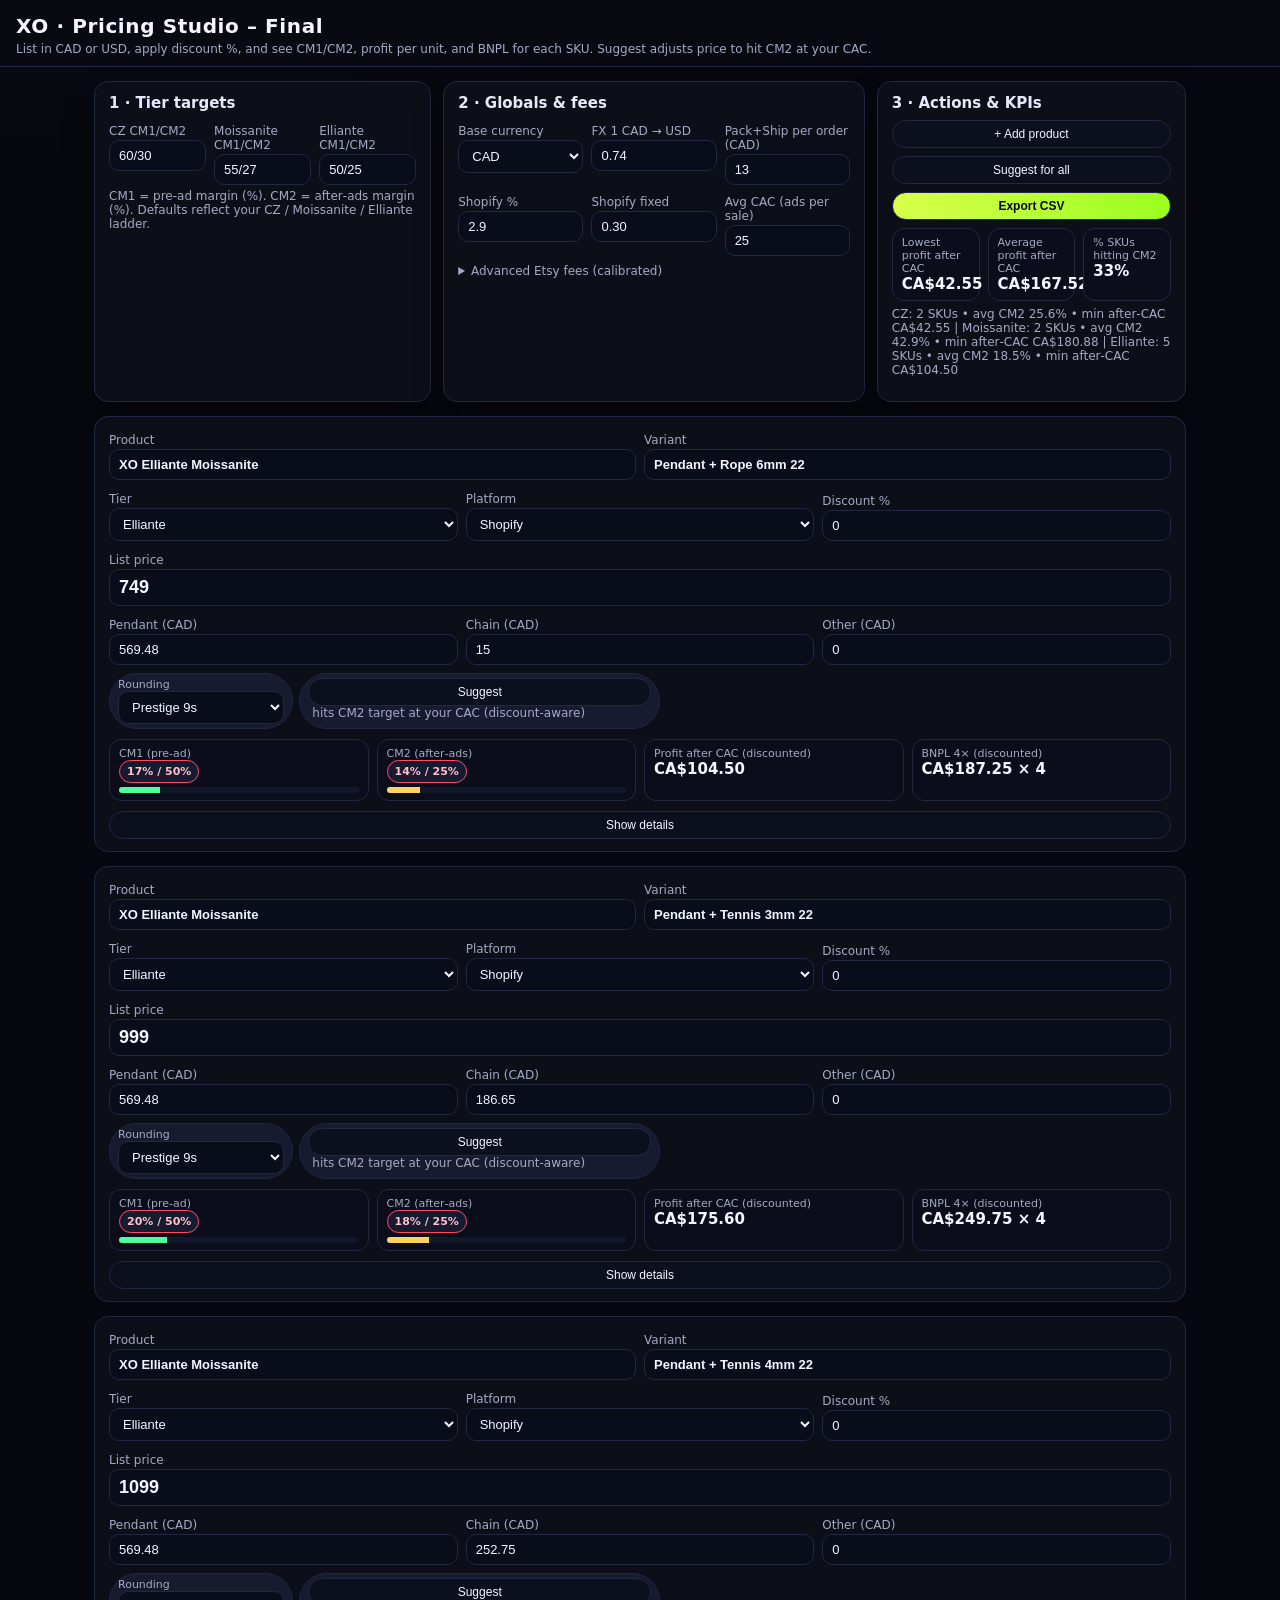
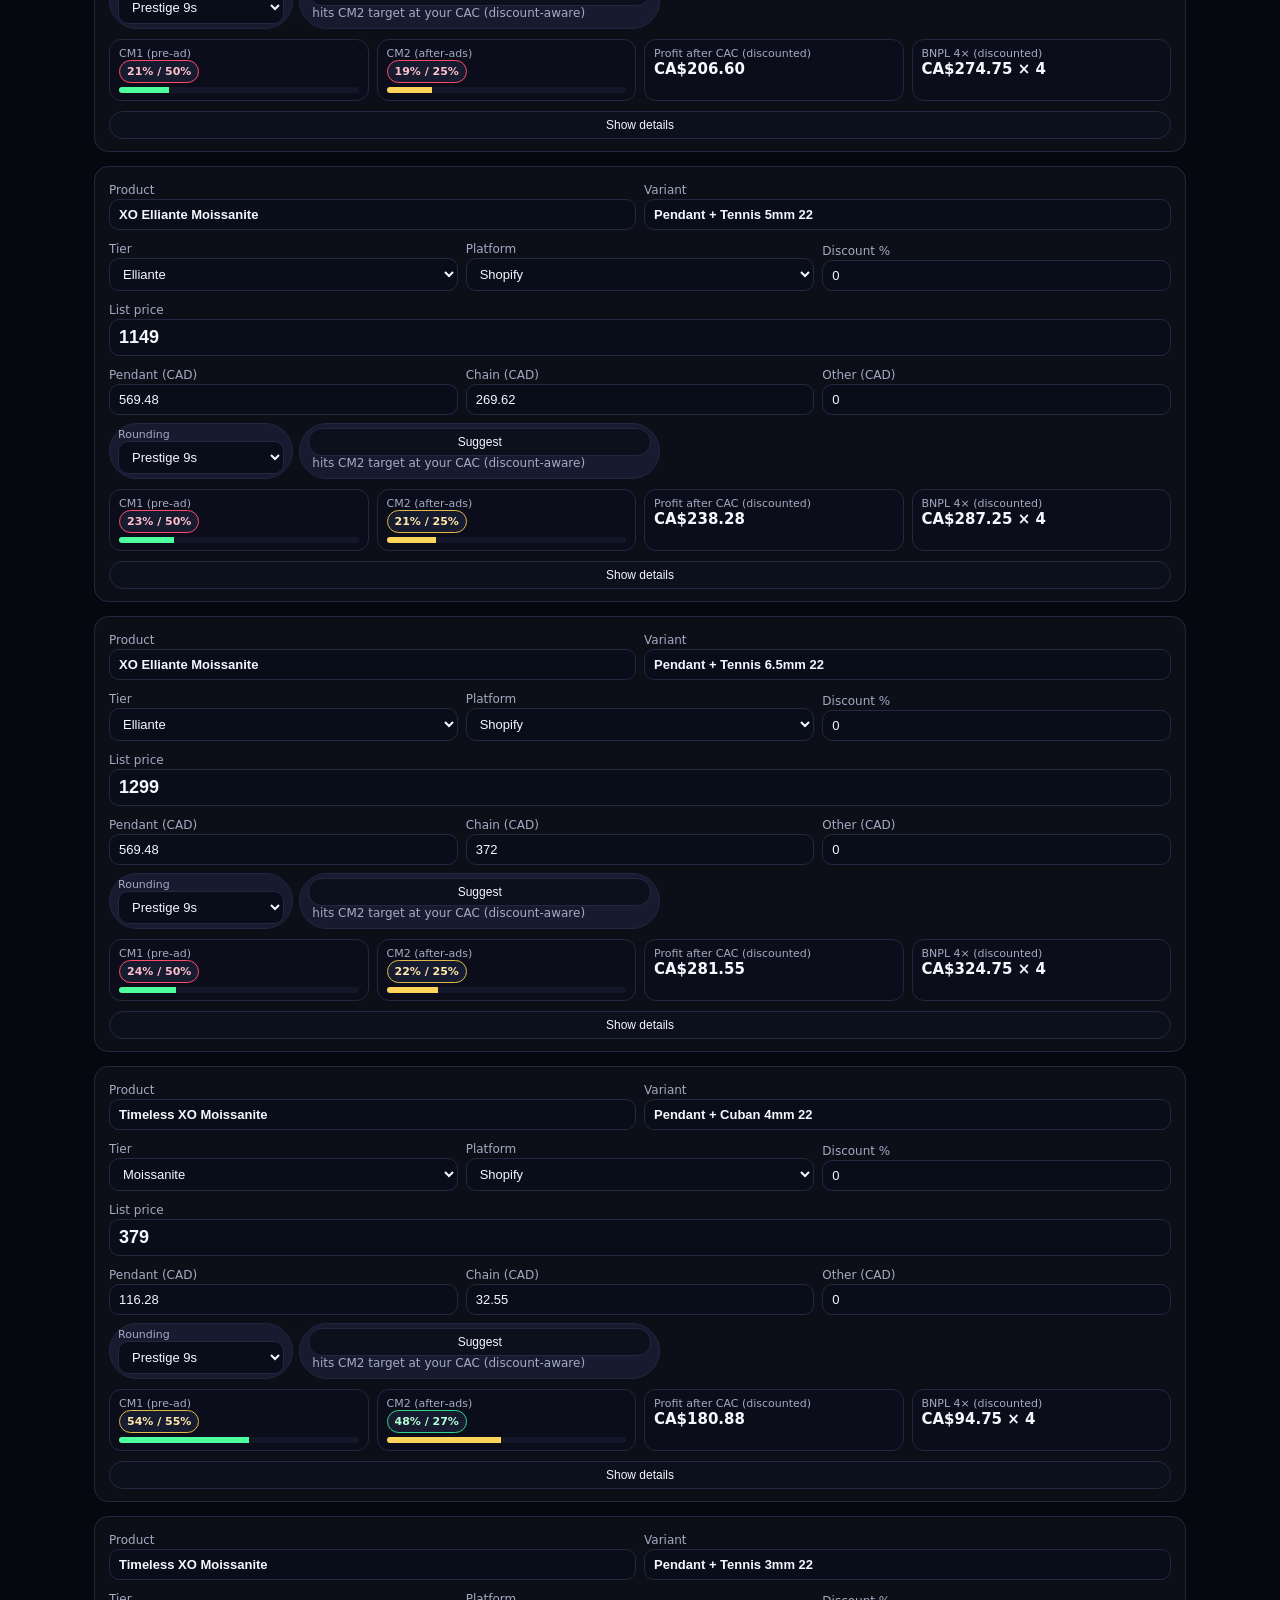
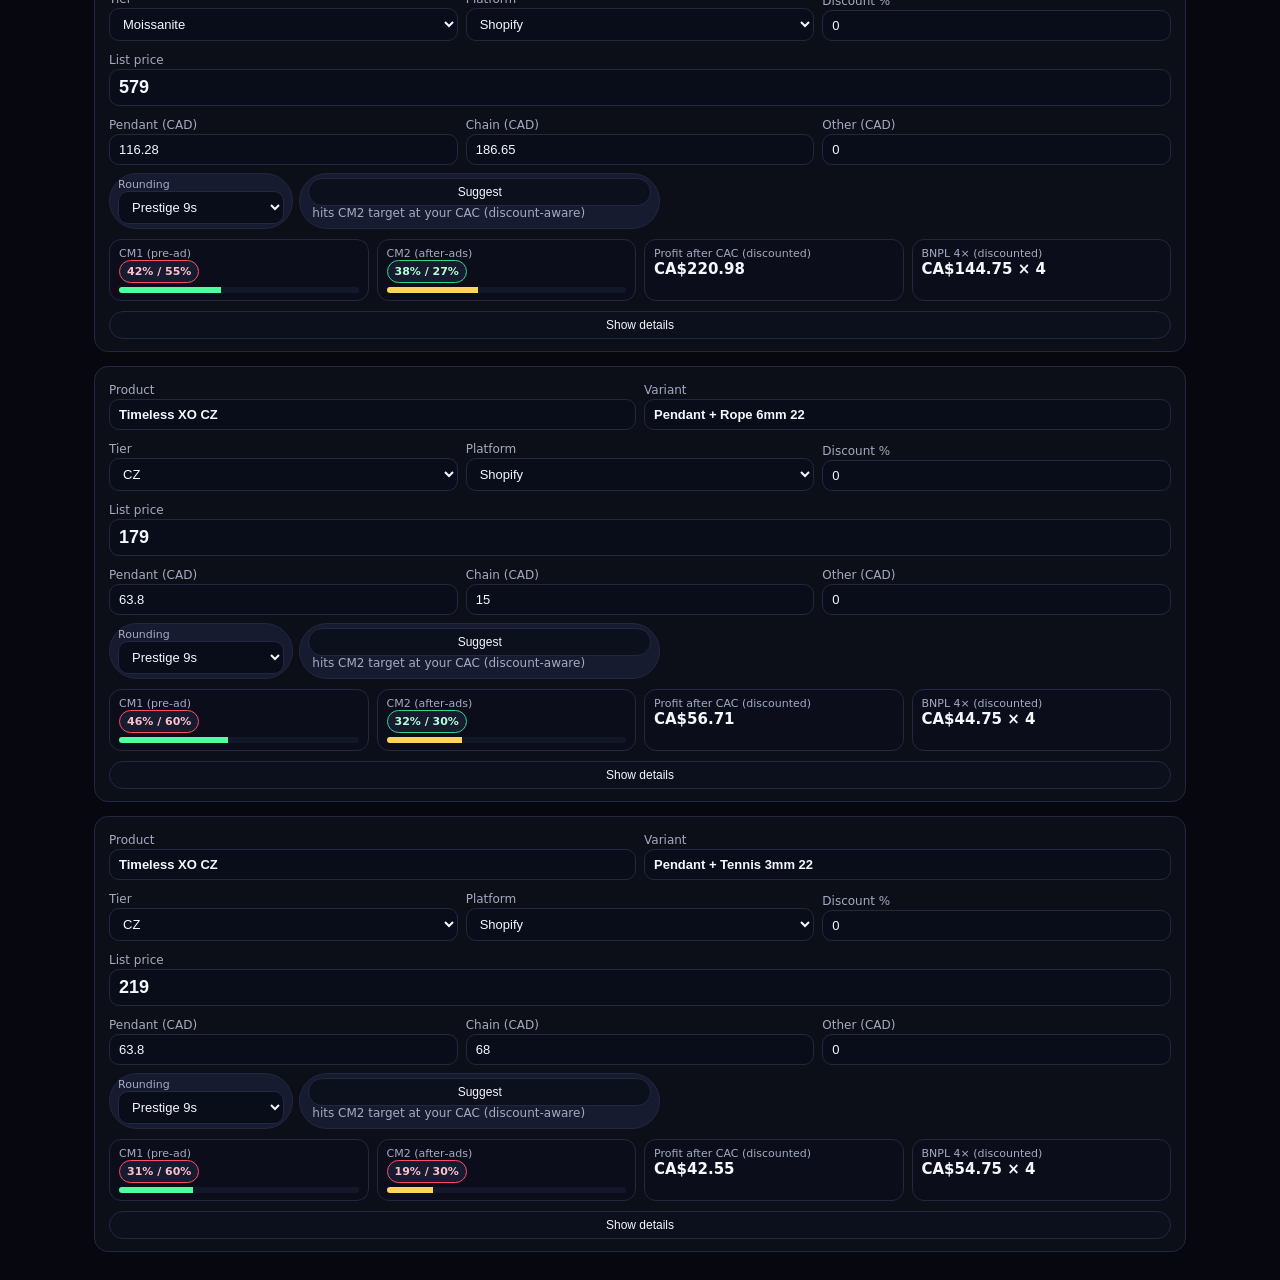
<file: index.html>
<!doctype html>
<html lang="en">
<head>
  <meta charset="utf-8">
  <title>XO · Pricing Studio – Final</title>
  <meta name="viewport" content="width=device-width,initial-scale=1">
  <style>
    :root{
      --bg:#07080f; --panel:#0d0f18; --panel-soft:#121528; --ink:#f5f7ff; --ink2:#e6e9fb; --muted:#a3aac2;
      --border:#232740; --accent:#caff3b; --pos:#74ffa9; --warn:#ffd86a; --neg:#ff7f96; --chip:#171b30;
      --barbg:#13172a; --barfg:#4eff9f; --barfg2:#ffd45b;
    }
    *{box-sizing:border-box}
    body{
      margin:0;
      font-family:Inter,system-ui,-apple-system,Segoe UI,Roboto,Helvetica,Arial,sans-serif;
      background:radial-gradient(1000px 600px at 8% -10%,#1d2149 0,#0a0c16 55%,#07080f 100%);
      color:var(--ink);
    }
    header{
      position:sticky;top:0;z-index:20;padding:14px 16px 10px;
      background:rgba(9,10,18,.94);backdrop-filter:blur(10px);border-bottom:1px solid var(--border);
    }
    h1{margin:0 0 4px;font-size:20px;font-weight:650;letter-spacing:.03em}
    .sub{color:var(--muted);font-size:12px}
    main{max-width:1120px;margin:0 auto;padding:14px 14px 28px;display:grid;gap:14px}

    .toolbar{display:grid;grid-template-columns:1.2fr 1.5fr 1.1fr;gap:12px}
    @media(max-width:960px){.toolbar{grid-template-columns:1fr}}

    .card{background:var(--panel);border:1px solid var(--border);border-radius:14px;padding:12px 14px;box-shadow:0 16px 30px rgba(0,0,0,.35)}
    .card h2{margin:0 0 8px;font-size:15px;color:var(--ink2)}

    label{font-size:12px;color:var(--muted);margin:4px 0 2px;display:block}
    input,select,button{
      width:100%;background:#090d1a;color:var(--ink);border:1px solid var(--border);
      border-radius:10px;padding:7px 9px;font-size:13px;
    }
    input:focus,select:focus{outline:1px solid var(--accent);border-color:var(--accent)}

    .grid{display:grid;gap:8px}
    .cols-3{grid-template-columns:repeat(3,minmax(0,1fr))}

    .actions{display:flex;gap:8px;flex-wrap:wrap;justify-content:flex-end;align-items:flex-end}
    .btn{cursor:pointer;border:1px solid var(--border);background:#0c0f1c;font-size:12px;padding:6px 10px;border-radius:999px}
    .btn.primary{background:linear-gradient(90deg,#d8ff4a,#9bff1f);color:#05060b;font-weight:700}

    .products{display:grid;grid-template-columns:1fr;gap:14px}
    @media(min-width:1440px){.products{grid-template-columns:repeat(2,minmax(0,1fr))}}

    .p-card{background:var(--panel);border:1px solid var(--border);border-radius:14px;padding:12px 14px;display:grid;gap:10px}
    .p-head{display:flex;flex-direction:column;gap:8px}
    .p-row{display:flex;flex-wrap:wrap;gap:8px;align-items:flex-end}
    .p-row>div{flex:1 1 170px}
    .p-title input{font-weight:600}
    .price{font-size:18px;font-weight:600;text-align:left}

    .pill-row{display:flex;flex-wrap:wrap;gap:6px;font-size:11px;color:var(--muted)}
    .pill{padding:4px 8px;border-radius:999px;border:1px solid var(--border);background:#171b30}

    .metrics-row{display:grid;grid-template-columns:repeat(4,minmax(0,1fr));gap:8px}
    .metric{background:#0b0e1a;border:1px solid var(--border);border-radius:12px;padding:7px 9px}
    .metric .label{font-size:11px;color:var(--muted)}
    .metric .value{font-size:15px;font-weight:650}

    .chip{display:inline-flex;align-items:center;gap:5px;padding:4px 7px;border-radius:999px;border:1px solid var(--border);background:var(--chip);font-size:11px}
    .chip.good{border-color:#2fd58a;color:#b4ffd6}
    .chip.warn{border-color:#e0b949;color:#ffe9a9}
    .chip.bad{border-color:#ff4a6a;color:#ffc0cc}

    .bar{height:6px;background:var(--barbg);border-radius:999px;overflow:hidden;margin-top:4px}
    .bar-fill{height:100%;background:var(--barfg);width:0%}
    .bar-fill.cm2{background:var(--barfg2)}

    .details{background:var(--panel-soft);border-radius:12px;border:1px solid var(--border);padding:8px 10px;display:none}
    .details-grid{display:grid;grid-template-columns:repeat(6,minmax(0,1fr));gap:6px}

    .muted{color:var(--muted);font-size:12px}
    .mono{font-family:ui-monospace,SFMono-Regular,Menlo,Consolas,monospace}
  </style>
</head>
<body>
<header>
  <h1>XO · Pricing Studio – Final</h1>
  <div class="sub">List in CAD or USD, apply discount %, and see CM1/CM2, profit per unit, and BNPL for each SKU. Suggest adjusts price to hit CM2 at your CAC.</div>
</header>

<main>
  <section class="toolbar">
    <div class="card">
      <h2>1 · Tier targets</h2>
      <div class="grid cols-3">
        <div><label>CZ CM1/CM2</label><input id="t_cz" value="60/30"></div>
        <div><label>Moissanite CM1/CM2</label><input id="t_moi" value="55/27"></div>
        <div><label>Elliante CM1/CM2</label><input id="t_el" value="50/25"></div>
      </div>
      <p class="muted" style="margin-top:4px">CM1 = pre‑ad margin (%). CM2 = after‑ads margin (%). Defaults reflect your CZ / Moissanite / Elliante ladder.</p>
    </div>

    <div class="card">
      <h2>2 · Globals & fees</h2>
      <div class="grid cols-3">
        <div><label>Base currency</label><select id="base"><option value="CAD" selected>CAD</option><option value="USD">USD</option></select></div>
        <div><label>FX 1 CAD → USD</label><input id="fx" type="number" step="0.0001" value="0.74"></div>
        <div><label>Pack+Ship per order (CAD)</label><input id="pack" type="number" step="0.01" value="13"></div>
      </div>
      <div class="grid cols-3" style="margin-top:6px">
        <div><label>Shopify %</label><input id="s_pct" type="number" step="0.01" value="2.9"></div>
        <div><label>Shopify fixed</label><input id="s_fix" type="number" step="0.01" value="0.30"></div>
        <div><label>Avg CAC (ads per sale)</label><input id="cac" type="number" step="0.01" value="25"></div>
      </div>
      <details style="margin-top:8px">
        <summary class="muted">Advanced Etsy fees (calibrated)</summary>
        <div class="grid cols-3" style="margin-top:6px">
          <div><label>Etsy listing fee</label><input id="e_list" type="number" step="0.01" value="0.20"></div>
          <div><label>Etsy base % (fees+processing+reg/VAT)</label><input id="e_basepct" type="number" step="0.1" value="14.2"></div>
          <div><label>Offsite Ads %</label><input id="e_off" type="number" step="0.1" value="12"></div>
        </div>
      </details>
    </div>

    <div class="card">
      <h2>3 · Actions & KPIs</h2>
      <div class="actions">
        <button class="btn" id="add">+ Add product</button>
        <button class="btn" id="suggestAll">Suggest for all</button>
        <button class="btn primary" id="export">Export CSV</button>
      </div>
      <div class="grid cols-3" style="margin-top:8px">
        <div class="metric"><div class="label">Lowest profit after CAC</div><div class="value" id="k_min">–</div></div>
        <div class="metric"><div class="label">Average profit after CAC</div><div class="value" id="k_avg">–</div></div>
        <div class="metric"><div class="label">% SKUs hitting CM2</div><div class="value" id="k_pass">–</div></div>
      </div>
      <p class="muted" id="tierSummary" style="margin-top:6px">Tier summary will appear here.</p>
    </div>
  </section>

  <section id="products" class="products"></section>
</main>

<script>
const $ = s => document.querySelector(s);
const $$ = s => Array.from(document.querySelectorAll(s));

function getBase(){ return $('#base').value; }

function parseTarget(txt, fb){ const m=(txt||'').split('/').map(v=>parseFloat(v)); return {cm1:m[0]||fb.cm1, cm2:m[1]||fb.cm2}; }
function getTargets(){
  return {
    CZ: parseTarget($('#t_cz').value,{cm1:60,cm2:30}),
    Moissanite: parseTarget($('#t_moi').value,{cm1:55,cm2:27}),
    Elliante: parseTarget($('#t_el').value,{cm1:50,cm2:25})
  };
}

function money(n){ return isFinite(n)? n.toFixed(2):'–'; }
function prestigeRoundUp(p){ return p<1000 ? Math.ceil((p+1)/10)*10 - 1 : Math.ceil((p+1)/100)*100 - 1; }
function cleanRoundUp(p){ return Math.ceil(p/50)*50; }
function charmRoundUp(p){ return Math.ceil(p) - 0.01 + 1; }
function roundPrice(p,style){ if(style==='clean')return cleanRoundUp(p); if(style==='charm')return charmRoundUp(p); return prestigeRoundUp(p); }

function feeShopify(P,sPct,sFix){ return sFix + sPct*P; }
function feeEtsy(P,listFee,basePct,offPct){
  const percent = basePct + offPct; // base + any Offsite %
  return listFee + percent*P;
}

function pctChip(v,t){ const cls=v>=t?'good':(v>=t*0.8?'warn':'bad'); return `<span class="chip ${cls}">${Math.round(v)}% / ${t}%</span>`; }
function fillBar(el,v){ el.style.width=Math.max(0,Math.min(100,v))+'%'; }

function productCard(d){
  const card=document.createElement('div'); card.className='p-card';
  card.innerHTML=`
    <div class="p-head">
      <div class="p-row">
        <div class="p-title"><label>Product</label><input class="prod" value="${d.prod||''}"></div>
        <div class="p-title"><label>Variant</label><input class="vari" value="${d.var||''}"></div>
      </div>
      <div class="p-row">
        <div><label>Tier</label><select class="tier"><option ${d.tier==='CZ'?'selected':''}>CZ</option><option ${d.tier==='Moissanite'?'selected':''}>Moissanite</option><option ${d.tier==='Elliante'?'selected':''}>Elliante</option></select></div>
        <div><label>Platform</label><select class="platform"><option ${d.platform==='Shopify'?'selected':''}>Shopify</option><option ${d.platform==='Etsy (no Offsite)'?'selected':''}>Etsy (no Offsite)</option><option ${d.platform==='Etsy (Offsite)'?'selected':''}>Etsy (Offsite)</option></select></div>
        <div><label>Discount %</label><input class="disc" type="number" step="0.1" value="${d.disc||0}"></div>
      </div>
      <div class="p-row">
        <div><label>List price</label><input class="price" type="number" step="0.01" value="${d.price||0}"></div>
      </div>
      <div class="p-row">
        <div><label>Pendant (CAD)</label><input class="pcad" type="number" step="0.01" value="${d.pcad||0}"></div>
        <div><label>Chain (CAD)</label><input class="ccad" type="number" step="0.01" value="${d.ccad||0}"></div>
        <div><label>Other (CAD)</label><input class="ocad" type="number" step="0.01" value="${d.oad||0}"></div>
      </div>
      <div class="pill-row">
        <span class="pill">Rounding
          <select class="round">
            <option value="prestige" ${!d.round||d.round==='prestige'?'selected':''}>Prestige 9s</option>
            <option value="clean" ${d.round==='clean'?'selected':''}>Clean 00/50</option>
            <option value="charm" ${d.round==='charm'?'selected':''}>Charm .99</option>
          </select>
        </span>
        <span class="pill"><button class="btn suggest">Suggest</button><span class="muted" style="margin-left:4px">hits CM2 target at your CAC (discount-aware)</span></span>
      </div>
    </div>
    <div class="metrics-row">
      <div class="metric"><div class="label">CM1 (pre‑ad)</div><div class="value cm1">–</div><div class="bar"><div class="bar-fill cm1bar"></div></div></div>
      <div class="metric"><div class="label">CM2 (after‑ads)</div><div class="value cm2">–</div><div class="bar"><div class="bar-fill cm2bar cm2"></div></div></div>
      <div class="metric"><div class="label">Profit after CAC (discounted)</div><div class="value afterv">–</div></div>
      <div class="metric"><div class="label">BNPL 4× (discounted)</div><div class="value bnplv">–</div></div>
    </div>
    <button class="btn small toggle">Show details</button>
    <div class="details">
      <div class="details-grid">
        <div><label>Total cost CAD incl. pack</label><div class="mono totalcad">–</div></div>
        <div><label>Effective price (after discount)</label><div class="mono effprice">–</div></div>
        <div><label>Landed (base)</label><div class="mono landed">–</div></div>
        <div><label>Fees</label><div class="mono fees">–</div></div>
        <div><label>Pre‑Ad $</label><div class="mono pread">–</div></div>
        <div><label>After CAC $</label><div class="mono after">–</div></div>
      </div>
      <p class="muted explain">Suggest formula will appear here.</p>
      <p class="muted diag">–</p>
      <div style="text-align:right;margin-top:6px"><button class="btn small remove">Remove</button></div>
    </div>`;

  card.querySelectorAll('input,select').forEach(el=> el.addEventListener('input',()=>{compute();saveState();}));
  card.querySelector('.toggle').addEventListener('click',()=>{
    const d=card.querySelector('.details'); const open=d.style.display==='block';
    d.style.display=open?'none':'block'; card.querySelector('.toggle').textContent=open?'Show details':'Hide details';
  });
  card.querySelector('.remove').addEventListener('click',()=>{card.remove();compute();saveState();});
  card.querySelector('.suggest').addEventListener('click',()=>{suggestPrice(card);});
  return card;
}

function suggestPrice(card){
  const base=getBase();
  const fx=parseFloat($('#fx').value)||0.74; const pack=parseFloat($('#pack').value)||0;
  const sPct=(parseFloat($('#s_pct').value)||0)/100; const sFix=parseFloat($('#s_fix').value)||0;
  const eBasePct=(parseFloat($('#e_basepct').value)||0)/100; const eList=parseFloat($('#e_list').value)||0; const eOffPct=(parseFloat($('#e_off').value)||0)/100;
  const CAC=parseFloat($('#cac').value)||0;
  const targets=getTargets(); const tier=card.querySelector('.tier').value; const t=targets[tier]; const T=t.cm2/100;
  const plat=card.querySelector('.platform').value; const round=card.querySelector('.round').value;
  const pcad=parseFloat(card.querySelector('.pcad').value)||0; const ccad=parseFloat(card.querySelector('.ccad').value)||0; const ocad=parseFloat(card.querySelector('.ocad').value)||0;
  const disc=parseFloat(card.querySelector('.disc').value)||0; const r=1-disc/100; if(r<=0){alert('Discount % must be <100.');return;}
  const totalCad=pcad+ccad+ocad+pack; const landed=(base==='USD')? totalCad*fx: totalCad;

  // We solve for discounted price P, not list; list = P / r.
  let a=0,b=0;
  if(plat==='Shopify'){
    a=sFix; b=sPct;
  }else{
    const useOff=plat.includes('Offsite')?eOffPct:0;
    a=eList; b=eBasePct+useOff;
  }

  // CM2 equation: (P - (a + bP) - landed - CAC) / P = T
  // => P*(1 - b - T) = a + landed + CAC
  const den=1 - b - T;
  if(den<=0){alert('Targets + fees too aggressive. Lower CM2 target or adjust fees.');return;}
  const P=(a + landed + CAC)/den;
  const listNeeded=P / r;
  const rounded=roundPrice(listNeeded,round);

  card.querySelector('.price').value=rounded.toFixed(2);
  const cur=base==='USD'?'$':'CA$';
  const explain=`CM2 target ${t.cm2}% with discount ${disc.toFixed(1)}% → need discounted price ${cur}${money(P)}. List = P / (1-d) = ${cur}${money(listNeeded)} → rounded to ${cur}${rounded.toFixed(2)} (${round}).`;
  card.querySelector('.explain').textContent=explain;
  compute();saveState();
}

function compute(){
  const base=getBase(); const fx=parseFloat($('#fx').value)||0.74; const pack=parseFloat($('#pack').value)||0;
  const sPct=(parseFloat($('#s_pct').value)||0)/100; const sFix=parseFloat($('#s_fix').value)||0;
  const eBasePct=(parseFloat($('#e_basepct').value)||0)/100; const eList=parseFloat($('#e_list').value)||0; const eOffPct=(parseFloat($('#e_off').value)||0)/100;
  const CAC=parseFloat($('#cac').value)||0; const targets=getTargets();
  let minAfter=Infinity,sumAfter=0,count=0,passCount=0;
  const agg={CZ:{n:0,cm2:[],after:[]},Moissanite:{n:0,cm2:[],after:[]},Elliante:{n:0,cm2:[],after:[]}};

  $$('#products .p-card').forEach(card=>{
    const tier=card.querySelector('.tier').value; const t=targets[tier]; const plat=card.querySelector('.platform').value;
    const listPrice=parseFloat(card.querySelector('.price').value)||0; const disc=parseFloat(card.querySelector('.disc').value)||0; const r=1-disc/100; const P=listPrice*r;
    const pcad=parseFloat(card.querySelector('.pcad').value)||0; const ccad=parseFloat(card.querySelector('.ccad').value)||0; const ocad=parseFloat(card.querySelector('.ocad').value)||0;
    const totalCad=pcad+ccad+ocad+pack; const landed=(base==='USD')? totalCad*fx: totalCad;

    let fees=0;
    if(plat==='Shopify') fees=feeShopify(P,sPct,sFix);
    else{ const useOff=plat.includes('Offsite')?eOffPct:0; fees=feeEtsy(P,eList,eBasePct,useOff); }

    const pre=P - fees - landed; const after=pre - CAC;
    const cm1=P? pre/P*100 : 0; const cm2=P? after/P*100 : 0;
    const cur=base==='USD'?'$':'CA$';

    card.querySelector('.cm1').innerHTML=pctChip(cm1,t.cm1);
    card.querySelector('.cm2').innerHTML=pctChip(cm2,t.cm2);
    fillBar(card.querySelector('.cm1bar'),cm1);
    fillBar(card.querySelector('.cm2bar'),cm2);
    const afterLabel=after<0? `LOSS ${cur}${money(after)}` : cur+money(after);
    card.querySelector('.afterv').textContent=afterLabel;
    card.querySelector('.afterv').style.color=after<0?'#ff7f96':'#f5f7ff';
    card.querySelector('.bnplv').textContent=P? `${cur}${money(P/4)} × 4`:'–';

    const det=card.querySelector('.details');
    det.querySelector('.totalcad').textContent=money(totalCad);
    det.querySelector('.effprice').textContent=cur+money(P);
    det.querySelector('.landed').textContent=cur+money(landed);
    det.querySelector('.fees').textContent=cur+money(fees);
    det.querySelector('.pread').textContent=cur+money(pre);
    det.querySelector('.after').textContent=afterLabel;

    let diag='';
    if(after<0) diag='LOSS: CM2 < 0% – raise list price, lower discount, or reduce CAC.';
    else if(cm2<t.cm2) diag='CM2 below target – current discounted price + CAC too aggressive.';
    else if(cm1<t.cm1) diag='CM1 below target – landed cost high vs discounted price.';
    else diag='Healthy: CM1 & CM2 meet or exceed targets.';
    det.querySelector('.diag').textContent=diag;

    if(isFinite(after)){minAfter=Math.min(minAfter,after);sumAfter+=after;count++;}
    if(cm2>=t.cm2) passCount++;
    agg[tier].n++; agg[tier].cm2.push(cm2); agg[tier].after.push(after);
  });

  const cur=base==='USD'?'$':'CA$';
  $('#k_min').textContent=count? cur+money(minAfter):'–';
  $('#k_avg').textContent=count? cur+money(sumAfter/count):'–';
  $('#k_pass').textContent=count? Math.round(passCount*100/count)+'%':'–';

  const parts=[]; Object.entries(agg).forEach(([tier,v])=>{ if(!v.n)return; const avgCm2=v.cm2.reduce((a,b)=>a+b,0)/v.cm2.length; const minAfterTier=Math.min(...v.after); parts.push(`${tier}: ${v.n} SKUs • avg CM2 ${avgCm2.toFixed(1)}% • min after‑CAC ${cur+money(minAfterTier)}`); });
  $('#tierSummary').textContent=parts.length? parts.join('   |   '):'Tier summary will appear here.';
}

function addProductRow(d){ $('#products').appendChild(productCard(d||{})); }

function resetXO(){
  $('#products').innerHTML='';
  addProductRow({prod:'XO Elliante Moissanite',var:'Pendant + Rope 6mm 22"',tier:'Elliante',platform:'Shopify',pcad:569.48,ccad:15.00,oad:0,price:749,disc:0});
  addProductRow({prod:'XO Elliante Moissanite',var:'Pendant + Tennis 3mm 22"',tier:'Elliante',platform:'Shopify',pcad:569.48,ccad:186.65,oad:0,price:999,disc:0});
  addProductRow({prod:'XO Elliante Moissanite',var:'Pendant + Tennis 4mm 22"',tier:'Elliante',platform:'Shopify',pcad:569.48,ccad:252.75,oad:0,price:1099,disc:0});
  addProductRow({prod:'XO Elliante Moissanite',var:'Pendant + Tennis 5mm 22"',tier:'Elliante',platform:'Shopify',pcad:569.48,ccad:269.62,oad:0,price:1149,disc:0});
  addProductRow({prod:'XO Elliante Moissanite',var:'Pendant + Tennis 6.5mm 22"',tier:'Elliante',platform:'Shopify',pcad:569.48,ccad:372.00,oad:0,price:1299,disc:0});
  addProductRow({prod:'Timeless XO Moissanite',var:'Pendant + Cuban 4mm 22"',tier:'Moissanite',platform:'Shopify',pcad:116.28,ccad:32.55,oad:0,price:379,disc:0});
  addProductRow({prod:'Timeless XO Moissanite',var:'Pendant + Tennis 3mm 22"',tier:'Moissanite',platform:'Shopify',pcad:116.28,ccad:186.65,oad:0,price:579,disc:0});
  addProductRow({prod:'Timeless XO CZ',var:'Pendant + Rope 6mm 22"',tier:'CZ',platform:'Shopify',pcad:63.80,ccad:15.00,oad:0,price:179,disc:0});
  addProductRow({prod:'Timeless XO CZ',var:'Pendant + Tennis 3mm 22"',tier:'CZ',platform:'Shopify',pcad:63.80,ccad:68.00,oad:0,price:219,disc:0});
}

function exportCSV(){
  const base=getBase(); const fx=parseFloat($('#fx').value)||0.74; const pack=parseFloat($('#pack').value)||0;
  const sPct=(parseFloat($('#s_pct').value)||0)/100; const sFix=parseFloat($('#s_fix').value)||0;
  const eBasePct=(parseFloat($('#e_basepct').value)||0)/100; const eList=parseFloat($('#e_list').value)||0; const eOffPct=(parseFloat($('#e_off').value)||0)/100; const CAC=parseFloat($('#cac').value)||0;
  const rows=[["Product","Variant","Tier","Platform","ListPrice","Discount%","EffPrice","CM1%","CM2%","ProfitAfterCAC","TotalCAD","Landed","Fees"]];
  $$('#products .p-card').forEach(card=>{
    const tier=card.querySelector('.tier').value; const plat=card.querySelector('.platform').value; const prod=card.querySelector('.prod').value; const vari=card.querySelector('.vari').value;
    const listPrice=parseFloat(card.querySelector('.price').value)||0; const disc=parseFloat(card.querySelector('.disc').value)||0; const r=1-disc/100; const P=listPrice*r;
    const pcad=parseFloat(card.querySelector('.pcad').value)||0; const ccad=parseFloat(card.querySelector('.ccad').value)||0; const ocad=parseFloat(card.querySelector('.ocad').value)||0; const totalCad=pcad+ccad+ocad+pack; const landed=(base==='USD')? totalCad*fx: totalCad;
    let fees=0; if(plat==='Shopify') fees=feeShopify(P,sPct,sFix); else {const useOff=plat.includes('Offsite')?eOffPct:0; fees=feeEtsy(P,eList,eBasePct,useOff);} const pre=P-fees-landed; const after=pre-CAC; const cm1=P?pre/P*100:0; const cm2=P?after/P*100:0;
    rows.push([prod,vari,tier,plat,listPrice.toFixed(2),disc.toFixed(1),P.toFixed(2),cm1.toFixed(1),cm2.toFixed(1),after.toFixed(2),totalCad.toFixed(2),landed.toFixed(2),fees.toFixed(2)].join(','));
  });
  const blob=new Blob([rows.join('\n')],{type:'text/csv;charset=utf-8;'});
  const url=URL.createObjectURL(blob); const a=document.createElement('a'); a.href=url; a.download='xo_pricing_final.csv'; a.click(); URL.revokeObjectURL(url);
}

function saveState(){ if(!window.localStorage) return; const rows=$$('#products .p-card').map(card=>({prod:card.querySelector('.prod').value,var:card.querySelector('.vari').value,tier:card.querySelector('.tier').value,platform:card.querySelector('.platform').value,price:card.querySelector('.price').value,disc:card.querySelector('.disc').value,round:card.querySelector('.round').value,pcad:card.querySelector('.pcad').value,ccad:card.querySelector('.ccad').value,oad:card.querySelector('.ocad').value})); const state={base:getBase(),fx:$('#fx').value,pack:$('#pack').value,s_pct:$('#s_pct').value,s_fix:$('#s_fix').value,e_basepct:$('#e_basepct').value,e_list:$('#e_list').value,e_off:$('#e_off').value,cac:$('#cac').value,t_cz:$('#t_cz').value,t_moi:$('#t_moi').value,t_el:$('#t_el').value,rows}; localStorage.setItem('xo_pricing_final',JSON.stringify(state)); }

function loadState(){ if(!window.localStorage) return false; const raw=localStorage.getItem('xo_pricing_final'); if(!raw) return false; try{ const s=JSON.parse(raw); $('#base').value=s.base; $('#fx').value=s.fx; $('#pack').value=s.pack; $('#s_pct').value=s.s_pct; $('#s_fix').value=s.s_fix; $('#e_basepct').value=s.e_basepct; $('#e_list').value=s.e_list; $('#e_off').value=s.e_off; $('#cac').value=s.cac; $('#t_cz').value=s.t_cz; $('#t_moi').value=s.t_moi; $('#t_el').value=s.t_el; $('#products').innerHTML=''; (s.rows||[]).forEach(r=>addProductRow(r)); return true;}catch(e){console.error(e);return false;}}

// wire
$('#add').addEventListener('click',()=>{addProductRow({tier:'CZ',platform:'Shopify',disc:0,round:'prestige'});compute();saveState();});
$('#suggestAll').addEventListener('click',()=>{$$('#products .p-card').forEach(c=>suggestPrice(c));saveState();});
$('#export').addEventListener('click',exportCSV);
['#base','#fx','#pack','#s_pct','#s_fix','#e_basepct','#e_list','#e_off','#cac','#t_cz','#t_moi','#t_el'].forEach(id=>$(id).addEventListener('input',()=>{compute();saveState();}));

if(!loadState()) resetXO();
compute();
</script>
</body>
</html>
</file>
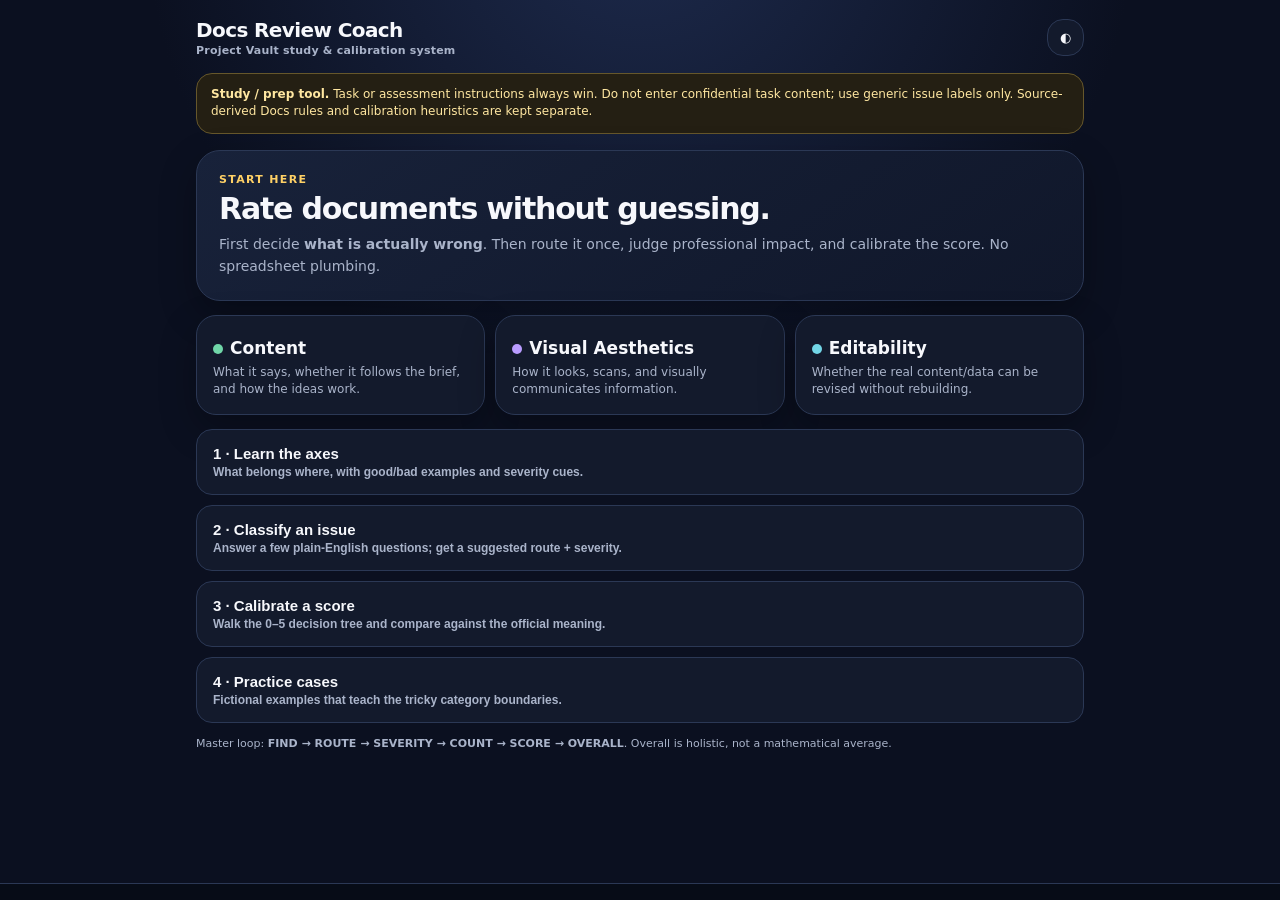
<file: docs-review-coach/index.html>
<!doctype html>
<html lang="en">
<head>
<meta charset="utf-8"><meta name="viewport" content="width=device-width,initial-scale=1,viewport-fit=cover"><meta name="theme-color" content="#0c1020">
<title>Docs Review Coach</title>
<style>
:root{--bg:#0b1020;--panel:#131a2c;--panel2:#192238;--text:#f7f8fc;--muted:#aab4ca;--line:#2b3855;--content:#70d6a8;--visual:#b99cff;--edit:#72d5e6;--gold:#ffd166;--danger:#ff8a8a;--shadow:0 14px 36px rgba(0,0,0,.28)}
*{box-sizing:border-box}body{margin:0;font-family:Inter,ui-sans-serif,system-ui,-apple-system,"Segoe UI",Roboto,Arial;background:radial-gradient(circle at 50% -10%,#1d2a4c 0,#0b1020 42%);color:var(--text);min-height:100vh}.app{max-width:920px;margin:auto;padding:18px 16px 104px}.top{display:flex;justify-content:space-between;align-items:center;gap:12px;margin-bottom:16px}.brand{font-weight:900;letter-spacing:-.03em;font-size:20px}.brand small{display:block;font-size:11px;color:var(--muted);font-weight:650;letter-spacing:.02em;margin-top:2px}.iconbtn,.btn,.choice,.navbtn{border:1px solid var(--line);background:var(--panel);color:var(--text);border-radius:16px;cursor:pointer}.iconbtn{padding:10px 12px}.notice{border:1px solid #66572b;background:#241f13;color:#ffe7a1;padding:12px 14px;border-radius:16px;font-size:12px;line-height:1.45;margin-bottom:16px}.hero{padding:22px;background:linear-gradient(145deg,#18223a,#10172a);border:1px solid var(--line);border-radius:24px;box-shadow:var(--shadow);margin-bottom:14px}.eyebrow{font-size:11px;font-weight:850;letter-spacing:.12em;text-transform:uppercase;color:var(--gold)}h1{font-size:30px;line-height:1.05;margin:7px 0 10px;letter-spacing:-.04em}.sub{color:var(--muted);line-height:1.55;font-size:14px}.grid{display:grid;grid-template-columns:repeat(3,1fr);gap:10px}.card{background:var(--panel);border:1px solid var(--line);border-radius:20px;padding:16px;box-shadow:var(--shadow)}.card h3{margin:6px 0;font-size:17px}.card p{margin:0;color:var(--muted);font-size:12px;line-height:1.45}.axisdot{width:10px;height:10px;border-radius:99px;display:inline-block;margin-right:7px}.content{background:var(--content)}.visual{background:var(--visual)}.edit{background:var(--edit)}.actions{display:grid;gap:10px;margin-top:14px}.btn{padding:15px 16px;text-align:left;font-weight:800;font-size:15px}.btn strong{display:block}.btn span{display:block;color:var(--muted);font-size:12px;font-weight:550;margin-top:3px}.screen{display:none}.screen.active{display:block}.sectionhead{display:flex;align-items:center;justify-content:space-between;gap:10px;margin:8px 0 14px}.sectionhead h2{margin:0;font-size:24px;letter-spacing:-.03em}.back{background:none;border:0;color:var(--muted);font-size:14px;padding:8px 0;cursor:pointer}.tabs{display:flex;gap:7px;overflow:auto;padding-bottom:8px;margin-bottom:10px}.pill{white-space:nowrap;border:1px solid var(--line);background:var(--panel);color:var(--muted);border-radius:999px;padding:9px 12px;font-weight:750;cursor:pointer}.pill.on{color:#0b1020;background:var(--gold);border-color:var(--gold)}.axisblock{border-left:4px solid var(--content)}.axisblock.visualb{border-left-color:var(--visual)}.axisblock.editb{border-left-color:var(--edit)}.subcard{padding:15px;border-top:1px solid var(--line)}.subcard:first-of-type{border-top:0}.subcard h4{margin:0 0 5px;font-size:16px}.meaning{color:var(--muted);font-size:13px;line-height:1.45}.examples{display:grid;grid-template-columns:1fr 1fr;gap:8px;margin-top:10px}.ex{border-radius:13px;padding:10px;font-size:12px;line-height:1.4}.good{background:#10271f;border:1px solid #255842}.bad{background:#2a181c;border:1px solid #65323a}.minor{background:#242116;border:1px solid #5d5225}.major{background:#2a1717;border:1px solid #6e3131}.label{display:block;font-size:10px;font-weight:900;text-transform:uppercase;letter-spacing:.08em;margin-bottom:4px}.question{font-size:20px;font-weight:850;line-height:1.25;margin:8px 0 14px}.choices{display:grid;gap:9px}.choice{padding:14px;text-align:left;font-size:14px;line-height:1.35}.choice:hover,.choice.sel{border-color:#91a8d8;background:#1c2944}.choice small{display:block;color:var(--muted);margin-top:4px}.progress{height:5px;background:#1a2234;border-radius:99px;overflow:hidden;margin:12px 0 18px}.progress i{display:block;height:100%;background:var(--gold);width:0;transition:.25s}.result{border:1px solid var(--line);border-radius:22px;padding:18px;background:linear-gradient(145deg,#172139,#11182a)}.route{font-size:13px;color:var(--muted)}.big{font-size:28px;font-weight:950;letter-spacing:-.04em;margin:5px 0}.why{line-height:1.55;color:#dce3f3;font-size:14px}.contrast{margin-top:12px;padding:12px;border-radius:14px;background:#11192b;border:1px solid var(--line);font-size:12px;color:var(--muted)}.scoregrid{display:grid;grid-template-columns:repeat(6,1fr);gap:6px}.scorebtn{padding:12px 4px;border-radius:14px;border:1px solid var(--line);background:var(--panel);color:var(--text);font-size:20px;font-weight:900}.scorebtn.sel{background:var(--gold);color:#111;border-color:var(--gold)}.definition{margin-top:12px;padding:14px;border-radius:16px;background:var(--panel2);border:1px solid var(--line)}.definition b{display:block;font-size:11px;text-transform:uppercase;letter-spacing:.08em;color:var(--gold);margin-bottom:5px}.practicecase{font-size:17px;font-weight:750;line-height:1.5}.footer-nav{position:fixed;left:0;right:0;bottom:0;background:rgba(8,12,23,.92);backdrop-filter:blur(16px);border-top:1px solid var(--line);padding:8px max(10px,env(safe-area-inset-right)) calc(8px + env(safe-area-inset-bottom));z-index:10}.navinner{max-width:920px;margin:auto;display:grid;grid-template-columns:repeat(5,1fr);gap:5px}.navbtn{border:0;background:transparent;color:var(--muted);padding:9px 3px;font-size:10px;font-weight:750}.navbtn.on{color:var(--gold);background:#191f31}.atlas-print{display:none}.tiny{font-size:11px;color:var(--muted)}.clear{color:var(--danger)}
@media(max-width:650px){.grid{grid-template-columns:1fr}.examples{grid-template-columns:1fr}.hero{padding:18px}h1{font-size:27px}.app{padding-left:12px;padding-right:12px}.scoregrid{grid-template-columns:repeat(3,1fr)}}
@media print{body{background:#fff;color:#111}.app,.footer-nav{display:none}.atlas-print{display:block;padding:8mm;font-family:Arial,sans-serif}.atlas-print h1{font-size:20pt;margin:0 0 4mm}.printgrid{display:grid;grid-template-columns:1.1fr 1.2fr .9fr;gap:4mm}.pbox{border:1px solid #aaa;border-radius:3mm;padding:3mm;font-size:8pt}.pbox h2{font-size:11pt;margin:0 0 2mm}.pbox b{font-size:8.5pt}.ladder{display:grid;grid-template-columns:repeat(6,1fr);gap:2mm;margin-top:4mm}.ladder div{border:1px solid #aaa;padding:2mm;font-size:7.5pt}.mantra{margin-top:3mm;font-size:8pt;font-weight:bold}}
</style>
</head><body>
<div class="app">
<header class="top"><div class="brand">Docs Review Coach<small>Project Vault study & calibration system</small></div><button class="iconbtn" onclick="toggleTheme()" aria-label="Toggle theme">◐</button></header>
<div class="notice"><b>Study / prep tool.</b> Task or assessment instructions always win. Do not enter confidential task content; use generic issue labels only. Source-derived Docs rules and calibration heuristics are kept separate.</div>

<section id="home" class="screen active">
<div class="hero"><div class="eyebrow">Start here</div><h1>Rate documents without guessing.</h1><div class="sub">First decide <b>what is actually wrong</b>. Then route it once, judge professional impact, and calibrate the score. No spreadsheet plumbing.</div></div>
<div class="grid">
<div class="card"><h3><i class="axisdot content"></i>Content</h3><p>What it says, whether it follows the brief, and how the ideas work.</p></div>
<div class="card"><h3><i class="axisdot visual"></i>Visual Aesthetics</h3><p>How it looks, scans, and visually communicates information.</p></div>
<div class="card"><h3><i class="axisdot edit"></i>Editability</h3><p>Whether the real content/data can be revised without rebuilding.</p></div>
</div>
<div class="actions">
<button class="btn" onclick="go('atlas')"><strong>1 · Learn the axes</strong><span>What belongs where, with good/bad examples and severity cues.</span></button>
<button class="btn" onclick="startClassify()"><strong>2 · Classify an issue</strong><span>Answer a few plain-English questions; get a suggested route + severity.</span></button>
<button class="btn" onclick="startScore()"><strong>3 · Calibrate a score</strong><span>Walk the 0–5 decision tree and compare against the official meaning.</span></button>
<button class="btn" onclick="startPractice()"><strong>4 · Practice cases</strong><span>Fictional examples that teach the tricky category boundaries.</span></button>
</div>
<p class="tiny" style="margin-top:14px">Master loop: <b>FIND → ROUTE → SEVERITY → COUNT → SCORE → OVERALL</b>. Overall is holistic, not a mathematical average.</p>
</section>

<section id="atlas" class="screen"><div class="sectionhead"><div><button class="back" onclick="go('home')">← Home</button><h2>Axis Atlas</h2></div><button class="iconbtn" onclick="window.print()">Print</button></div><div class="tabs" id="atlasTabs"></div><div id="atlasBody"></div></section>
<section id="classify" class="screen"><div class="sectionhead"><div><button class="back" onclick="go('home')">← Home</button><h2>Classify an issue</h2></div><button class="back clear" onclick="resetClassify()">Reset</button></div><div class="progress"><i id="classProg"></i></div><div id="classBody"></div></section>
<section id="score" class="screen"><div class="sectionhead"><div><button class="back" onclick="go('home')">← Home</button><h2>Score calibrator</h2></div><button class="back clear" onclick="startScore()">Reset</button></div><div class="progress"><i id="scoreProg"></i></div><div id="scoreBody"></div></section>
<section id="practice" class="screen"><div class="sectionhead"><div><button class="back" onclick="go('home')">← Home</button><h2>Practice Cases</h2></div><div class="tiny" id="practiceCount"></div></div><div id="practiceBody"></div></section>
<section id="help" class="screen"><div class="sectionhead"><div><button class="back" onclick="go('home')">← Home</button><h2>How to use this</h2></div></div><div class="card"><h3>The hierarchy</h3><p><b>Task / assessment instructions → Docs campaign rules → general Vault guide.</b></p><h3>What the old terms meant</h3><p><b>ID</b> was only a row number. Removed.<br><br><b>Effective tier</b> was a hidden severity adjustment. Now the app simply explains the suggested severity in plain English.<br><br><b>Scope</b> means one place vs repeated vs throughout. It matters because a repeated minor pattern can become a Moderate weakness.<br><br><b>Practice Cases</b> replaces the old “Learn” tab.</p><h3>Two distinctions to memorize</h3><p><b>Ideas in the wrong order → Content / Document Structure.</b><br>Page visually hard to scan → Visual / Readability.<br><br><b>Bad-looking ≠ uneditable.</b> Editability asks whether the real object/content can be revised efficiently.</p><h3>Rationale structure</h3><p><b>WHERE → WHAT → WHY IT MATTERS.</b><br>Example pattern: “Section __: [specific issue], which [professional consequence].”</p><h3>Privacy</h3><p>This app has no backend and sends nothing anywhere. Progress is saved only in this browser. <button class="back clear" onclick="localStorage.clear();alert('Local progress cleared.')">Clear local progress</button></p></div></section>
</div>
<nav class="footer-nav"><div class="navinner"><button class="navbtn on" data-nav="home" onclick="go('home')
</file>
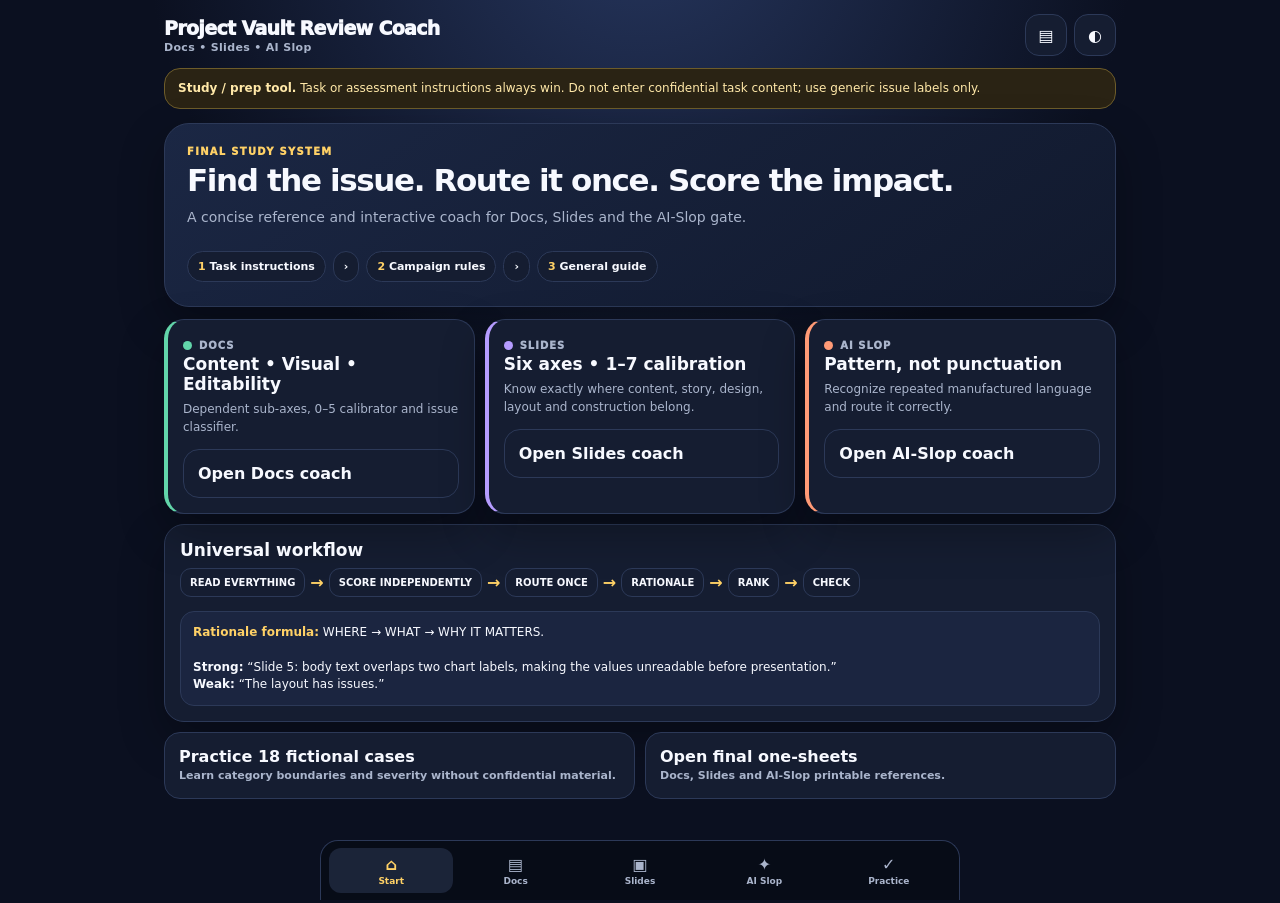
<file: project-vault-review-coach/index.html>
<!doctype html>
<html lang="en">
<head>
  <meta charset="utf-8">
  <meta name="viewport" content="width=device-width,initial-scale=1,viewport-fit=cover">
  <meta name="theme-color" content="#0b1020">
  <title>Project Vault Review Coach</title>
  <link rel="stylesheet" href="style.css">
</head>
<body>
  <div class="app-shell">
    <header class="topbar">
      <div class="brand">Project Vault Review Coach<span>Docs • Slides • AI Slop</span></div>
      <div class="top-actions">
        <button class="icon-btn" id="printBtn" aria-label="Open one-sheets">▤</button>
        <button class="icon-btn" id="themeBtn" aria-label="Toggle theme">◐</button>
      </div>
    </header>

    <div class="compliance-note"><b>Study / prep tool.</b> Task or assessment instructions always win. Do not enter confidential task content; use generic issue labels only.</div>

    <main>
      <section class="screen active" data-screen="start" id="startScreen"></section>
      <section class="screen" data-screen="docs" id="docsScreen"></section>
      <section class="screen" data-screen="slides" id="slidesScreen"></section>
      <section class="screen" data-screen="slop" id="slopScreen"></section>
      <section class="screen" data-screen="practice" id="practiceScreen"></section>
      <section class="screen" data-screen="sheets" id="sheetsScreen"></section>
      <section class="screen" data-screen="help" id="helpScreen"></section>
    </main>
  </div>

  <nav class="bottom-nav" aria-label="Primary navigation">
    <button data-go="start" class="active"><span>⌂</span>Start</button>
    <button data-go="docs"><span>▤</span>Docs</button>
    <button data-go="slides"><span>▣</span>Slides</button>
    <button data-go="slop"><span>✦</span>AI Slop</button>
    <button data-go="practice"><span>✓</span>Practice</button>
  </nav>

  <div id="printRoot" aria-hidden="true"></div>
  <script src="app.js"></script>
</body>
</html>
</file>
<file: project-vault-review-coach/style.css>
:root{
  --bg:#0b1020;--bg2:#10172a;--panel:#151d31;--panel2:#1b2540;--text:#f7f9ff;--muted:#aab5cc;
  --line:#2c3958;--gold:#ffd166;--docs:#62d5aa;--slides:#b59cff;--slop:#ff9a76;--edit:#69d3e7;
  --good:#76dfaa;--warn:#ffd166;--bad:#ff8c98;--shadow:0 18px 45px rgba(0,0,0,.3);
}
body.light{
  --bg:#f3f5fb;--bg2:#e8edf8;--panel:#ffffff;--panel2:#f4f7fc;--text:#172038;--muted:#5d6b86;
  --line:#cfd7e7;--shadow:0 12px 28px rgba(32,45,75,.12)
}
*{box-sizing:border-box}
html{scroll-behavior:smooth}
body{margin:0;min-height:100vh;background:radial-gradient(circle at 50% -10%,#26365e 0,var(--bg) 42%);color:var(--text);font-family:Inter,ui-sans-serif,system-ui,-apple-system,"Segoe UI",Roboto,Arial,sans-serif}
body.light{background:linear-gradient(180deg,var(--bg2),var(--bg))}
button{font:inherit}
.app-shell{max-width:980px;margin:auto;padding:14px 14px 104px}
.topbar{display:flex;align-items:center;justify-content:space-between;gap:12px;margin-bottom:12px}
.brand{font-size:19px;font-weight:950;letter-spacing:-.035em}.brand span{display:block;font-size:11px;color:var(--muted);font-weight:700;letter-spacing:.03em;margin-top:2px}
.top-actions{display:flex;gap:7px}.icon-btn,.btn,.choice,.tab,.nav-card{border:1px solid var(--line);background:var(--panel);color:var(--text);cursor:pointer}
.icon-btn{width:42px;height:42px;border-radius:14px;font-weight:900}
.compliance-note{padding:11px 13px;border:1px solid #6d5c2a;background:#2a2314;color:#ffe8a8;border-radius:16px;font-size:12px;line-height:1.45;margin-bottom:14px}
body.light .compliance-note{background:#fff7dc;color:#604b00}
.screen{display:none}.screen.active{display:block}
.hero{padding:22px;background:linear-gradient(145deg,#1b2744,#11192d);border:1px solid var(--line);border-radius:25px;box-shadow:var(--shadow);margin-bottom:12px}
body.light .hero{background:linear-gradient(145deg,#fff,#eef3ff)}
.eyebrow{font-size:10px;font-weight:950;text-transform:uppercase;letter-spacing:.13em;color:var(--gold)}
h1,h2,h3,h4,p{margin-top:0}h1{font-size:31px;line-height:1.05;letter-spacing:-.045em;margin:7px 0 10px}h2{font-size:25px;letter-spacing:-.035em;margin-bottom:6px}h3{font-size:17px;margin-bottom:6px}h4{font-size:15px;margin-bottom:5px}
.lede,.muted{color:var(--muted);line-height:1.55}.lede{font-size:14px}.muted{font-size:12px}
.rule-strip{display:flex;align-items:center;gap:7px;overflow:auto;padding:8px 0 2px}.rule-strip span{white-space:nowrap;font-size:11px;font-weight:850;padding:8px 10px;border:1px solid var(--line);border-radius:999px;background:var(--panel)}.rule-strip b{color:var(--gold)}
.grid{display:grid;gap:10px}.grid.three{grid-template-columns:repeat(3,minmax(0,1fr))}.grid.two{grid-template-columns:repeat(2,minmax(0,1fr))}
.card{background:var(--panel);border:1px solid var(--line);border-radius:20px;padding:15px;box-shadow:var(--shadow)}
.card.docs{border-left:4px solid var(--docs)}.card.slides{border-left:4px solid var(--slides)}.card.slop{border-left:4px solid var(--slop)}.card.edit{border-left:4px solid var(--edit)}
.kicker{display:inline-flex;align-items:center;gap:7px;font-size:10px;font-weight:950;text-transform:uppercase;letter-spacing:.1em;color:var(--muted)}.dot{width:9px;height:9px;border-radius:50%}.dot.docs{background:var(--docs)}.dot.slides{background:var(--slides)}.dot.slop{background:var(--slop)}
.actions{display:grid;gap:9px;margin-top:12px}.btn{border-radius:16px;padding:14px;text-align:left;font-weight:850}.btn:hover,.choice:hover{transform:translateY(-1px);border-color:#8398c4}.btn small{display:block;color:var(--muted);font-size:11px;font-weight:600;margin-top:3px;line-height:1.35}.btn.primary{background:linear-gradient(90deg,var(--gold),#ffe49b);color:#15120a;border-color:var(--gold)}
.section-head{display:flex;justify-content:space-between;align-items:flex-start;gap:10px;margin:5px 0 12px}.back{border:0;background:none;color:var(--muted);cursor:pointer;padding:5px 0;font-weight:750}.mini-actions{display:flex;gap:7px}
.tabs{display:flex;gap:7px;overflow-x:auto;padding-bottom:8px;margin-bottom:8px}.tab{white-space:nowrap;padding:9px 12px;border-radius:999px;font-size:12px;font-weight:850;color:var(--muted)}.tab.active{background:var(--gold);border-color:var(--gold);color:#15120a}
.axis-list{display:grid;gap:10px}.axis-card{background:var(--panel);border:1px solid var(--line);border-radius:19px;overflow:hidden}.axis-card summary{list-style:none;cursor:pointer;padding:14px;font-weight:900}.axis-card summary::-webkit-details-marker{display:none}.axis-card summary:after{content:"＋";float:right;color:var(--muted)}.axis-card[open] summary:after{content:"−"}.axis-body{padding:0 14px 14px;border-top:1px solid var(--line)}
.examples{display:grid;grid-template-columns:repeat(2,minmax(0,1fr));gap:8px;margin-top:10px}.example{padding:10px;border-radius:13px;font-size:12px;line-height:1.42}.example b{display:block;font-size:10px;text-transform:uppercase;letter-spacing:.08em;margin-bottom:4px}.example.good{background:#11291f;border:1px solid #2e654c}.example.minor{background:#292515;border:1px solid #665a28}.example.moderate{background:#2c2116;border:1px solid #76502d}.example.major{background:#2c181c;border:1px solid #73323c}.example.contrast{background:var(--panel2);border:1px solid var(--line)}
.score-ladder{display:grid;grid-template-columns:repeat(6,minmax(0,1fr));gap:7px}.score-ladder.seven{grid-template-columns:repeat(7,minmax(0,1fr))}.score-card{padding:10px 7px;border:1px solid var(--line);background:var(--panel2);border-radius:14px;text-align:center}.score-card strong{display:block;font-size:22px}.score-card span{font-size:10px;color:var(--muted);line-height:1.25;display:block;margin-top:3px}
.question{font-size:20px;font-weight:900;line-height:1.25;margin:8px 0 14px}.choices{display:grid;gap:8px}.choice{border-radius:15px;padding:13px;text-align:left;line-height:1.35}.choice small{display:block;color:var(--muted);margin-top:3px}.progress{height:5px;background:var(--panel2);border-radius:999px;overflow:hidden;margin:5px 0 16px}.progress i{display:block;height:100%;background:var(--gold);transition:.25s}
.result{padding:18px;border:1px solid var(--line);border-radius:22px;background:linear-gradient(145deg,#1a2642,#111a2f)}body.light .result{background:#fff}.result .route{font-size:12px;color:var(--muted)}.result .big{font-size:27px;font-weight:950;letter-spacing:-.035em;margin:5px 0}.result p{line-height:1.5;font-size:13px}.callout{padding:12px;border-radius:14px;background:var(--panel2);border:1px solid var(--line);font-size:12px;line-height:1.45;margin-top:10px}.callout.gold{border-color:#6a5828;background:#282213}.callout strong{color:var(--gold)}
.pattern-list{display:grid;gap:10px}.pattern{border-left:4px solid var(--slop)}
.flow{display:flex;gap:5px;overflow:auto;margin:8px 0 14px}.flow span{padding:8px 9px;background:var(--panel);border:1px solid var(--line);border-radius:11px;white-space:nowrap;font-size:10px;font-weight:900}.flow b{align-self:center;color:var(--gold)}
.practice-top{display:flex;align-items:center;justify-content:space-between;gap:8px;margin-bottom:9px}.filter-row{display:flex;gap:6px;overflow:auto}.filter{padding:7px 9px;border-radius:999px;border:1px solid var(--line);background:var(--panel);color:var(--muted);font-size:11px;font-weight:800}.filter.active{background:var(--gold);color:#15120a;border-color:var(--gold)}
.case-title{font-size:17px;font-weight:850;line-height:1.45}.answer-feedback{margin-top:10px}.answer-feedback.correct{border-color:#2e654c}.answer-feedback.wrong{border-color:#73323c}.counter{font-size:11px;color:var(--muted)}
.one-sheet-preview{font-size:12px;line-height:1.4}.one-sheet-preview ul{padding-left:18px;margin:8px 0}.print-btn{width:100%;text-align:center;margin-top:8px}
.bottom-nav{position:fixed;left:0;right:0;bottom:0;z-index:30;background:rgba(8,12,23,.93);backdrop-filter:blur(16px);border-top:1px solid var(--line);display:grid;grid-template-columns:repeat(5,1fr);padding:7px max(8px,env(safe-area-inset-right)) calc(7px + env(safe-area-inset-bottom))}.bottom-nav button{border:0;background:transparent;color:var(--muted);border-radius:12px;padding:7px 2px;font-size:9px;font-weight:800}.bottom-nav button span{display:block;font-size:16px;margin-bottom:2px}.bottom-nav button.active{background:#1b2438;color:var(--gold)}
#printRoot{display:none}.print-page{font-family:Arial,sans-serif;color:#111;background:#fff;padding:7mm}.print-page h1{font-size:18pt;margin:0 0 2mm}.print-page h2{font-size:11pt;margin:0 0 2mm}.print-grid{display:grid;grid-template-columns:repeat(3,1fr);gap:3mm}.print-box{border:1px solid #999;border-radius:2.5mm;padding:2.5mm;font-size:7.4pt;line-height:1.25}.print-box ul{margin:1mm 0;padding-left:4mm}.print-ladder{display:grid;grid-template-columns:repeat(7,1fr);gap:1.5mm;margin-top:3mm}.print-ladder div{border:1px solid #aaa;padding:1.5mm;font-size:6.7pt}.print-mantra{margin-top:2.5mm;font-size:7.5pt;font-weight:bold}
@media(max-width:720px){.grid.three,.grid.two{grid-template-columns:1fr}.examples{grid-template-columns:1fr}.score-ladder,.score-ladder.seven{grid-template-columns:repeat(3,1fr)}h1{font-size:27px}.hero{padding:18px}.app-shell{padding-left:12px;padding-right:12px}}
@media(min-width:721px){.bottom-nav{left:50%;transform:translateX(-50%);max-width:650px;border:1px solid var(--line);border-bottom:0;border-radius:18px 18px 0 0}}
@media print{@page{size:landscape;margin:6mm}body>*{display:none!important}#printRoot{display:block!important}.print-page{display:none}body[data-print="docs"] .print-page.docs,body[data-print="slides"] .print-page.slides,body[data-print="slop"] .print-page.slop{display:block}}
</file>
